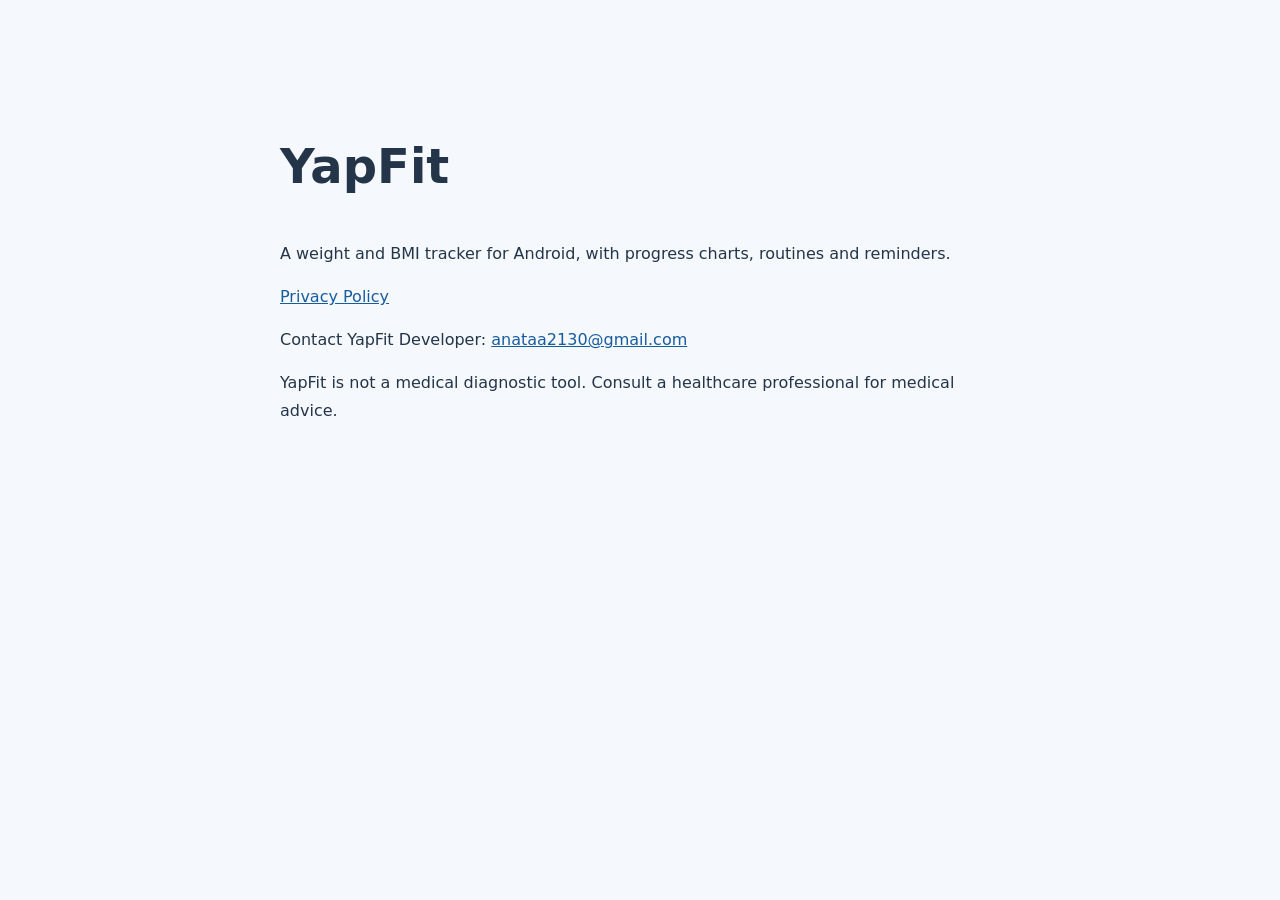
<file: index.html>
<!doctype html><html lang="en"><head><meta charset="utf-8"><meta name="viewport" content="width=device-width, initial-scale=1"><title>YapFit</title><style>body{font-family:system-ui,sans-serif;background:#f5f8fc;color:#24354a;line-height:1.7}main{max-width:720px;margin:70px auto;padding:24px}a{color:#185ca0}h1{font-size:3rem}</style></head><body><main><h1>YapFit</h1><p>A weight and BMI tracker for Android, with progress charts, routines and reminders.</p><p><a href="privacy-policy.html">Privacy Policy</a></p><p>Contact YapFit Developer: <a href="mailto:anataa2130@gmail.com">anataa2130@gmail.com</a></p><p>YapFit is not a medical diagnostic tool. Consult a healthcare professional for medical advice.</p></main></body></html>
</file>
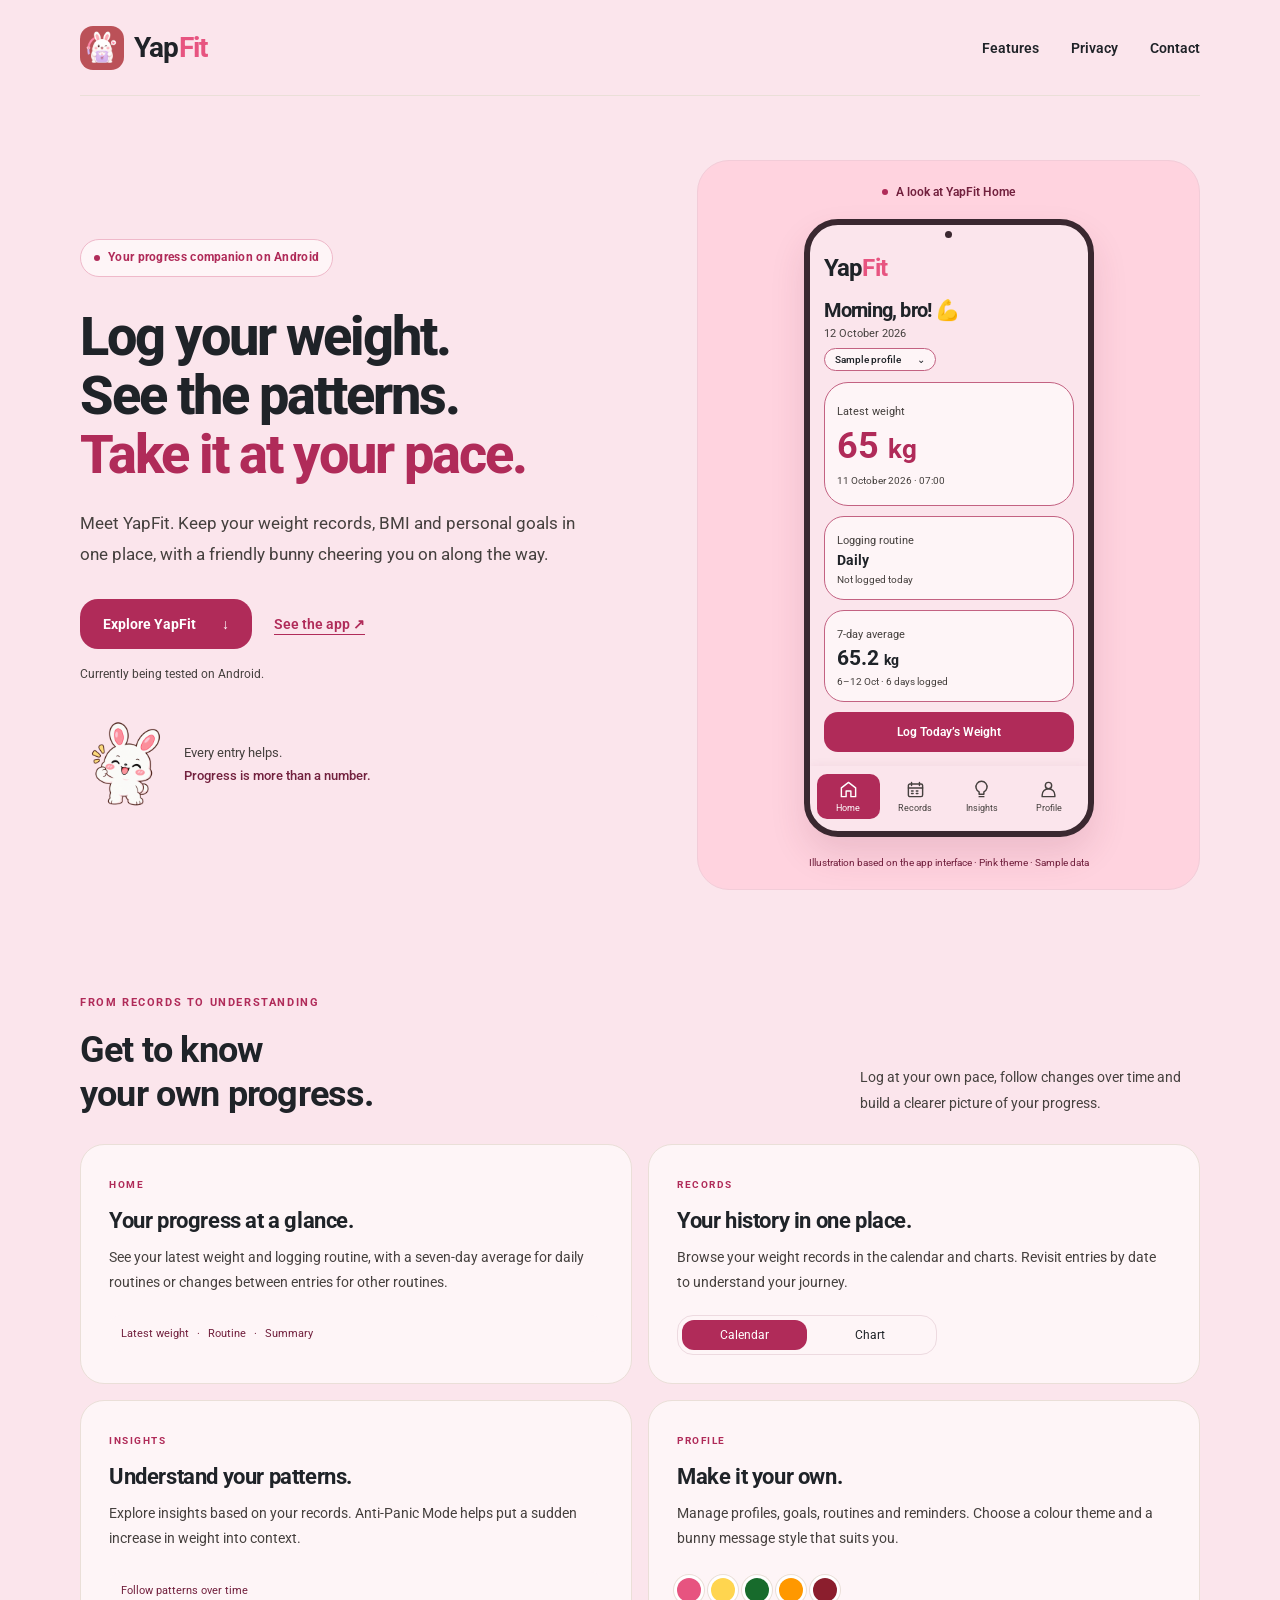
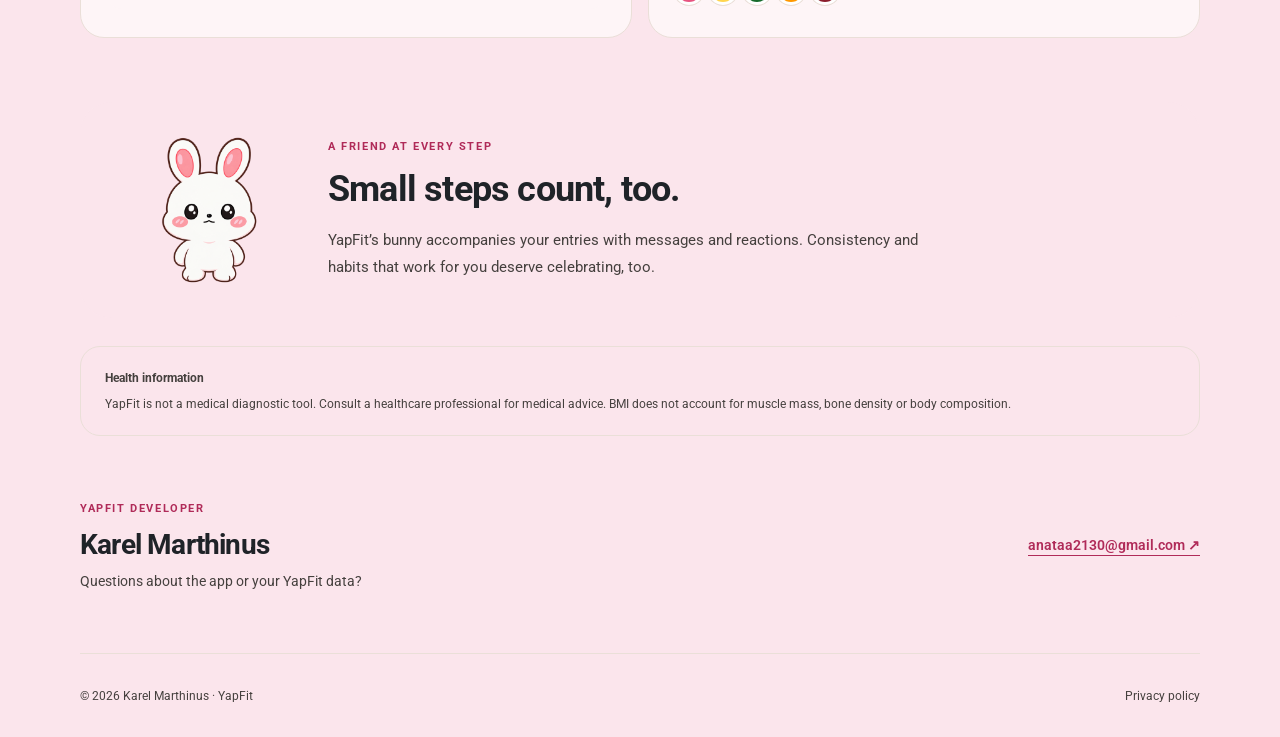
<file: yapfit/index.html>
<!doctype html>
<html lang="en-GB">
<head>
  <meta charset="utf-8">
  <meta name="viewport" content="width=device-width, initial-scale=1">
  <meta name="theme-color" content="#fbe5ec">
  <meta name="description" content="YapFit, your weight-tracking companion with a friendly bunny mascot. Follow your records, seven-day average, BMI and goals at your own pace.">
  <title>YapFit · Your progress companion</title>
  <link rel="icon" href="assets/app-icon.png">
  <link rel="stylesheet" href="style.css">
</head>
<body>
  <a class="skip-link" href="#utama">Skip to content</a>
  <header class="topbar wrap">
    <a class="brand" href="./" aria-label="YapFit home"><img src="assets/app-icon.png" width="44" height="44" alt=""><span>Yap<span class="fit">Fit</span></span></a>
    <nav aria-label="Main navigation"><a href="#fitur">Features</a><a href="privacy.html">Privacy</a><a href="#kontak">Contact</a></nav>
  </header>
  <main id="utama">
    <section class="hero wrap" aria-labelledby="hero-title">
      <div class="hero-copy">
        <span class="eyebrow pill"><span class="status-dot"></span> Your progress companion on Android</span>
        <h1 id="hero-title">Log your weight.<br>See the patterns.<br><span>Take it at your pace.</span></h1>
        <p class="lead">Meet YapFit. Keep your weight records, BMI and personal goals in one place, with a friendly bunny cheering you on along the way.</p>
        <div class="hero-actions"><a class="button" href="#fitur">Explore YapFit <span aria-hidden="true">↓</span></a><a class="text-link" href="#tampilan">See the app <span aria-hidden="true">↗</span></a></div>
        <p class="status">Currently being tested on Android.</p>
        <div class="bunny-note"><img src="assets/bunny_pose_happy.webp" alt="YapFit’s smiling bunny mascot" width="92" height="92"><p>Every entry helps.<br><strong>Progress is more than a number.</strong></p></div>
      </div>
      <figure class="app-preview" id="tampilan">
        <div class="preview-label"><span class="status-dot"></span> A look at YapFit Home</div>
        <div class="phone" aria-label="Illustration of YapFit Home in the pink theme with sample data">
          <div class="phone-camera" aria-hidden="true"></div>
          <div class="app-content">
            <div class="app-wordmark">Yap<span class="fit">Fit</span></div>
            <h2 class="app-greeting">Morning, bro! 💪</h2>
            <p class="app-date">12 October 2026</p>
            <div class="profile-chip">Sample profile <span aria-hidden="true">⌄</span></div>
            <div class="app-card weight-card"><span>Latest weight</span><strong>65 <small>kg</small></strong><p>11 October 2026 · 07:00</p></div>
            <div class="app-card routine-card"><span>Logging routine</span><strong>Daily</strong><p>Not logged today</p></div>
            <div class="app-card average-card"><span>7-day average</span><strong>65.2 <small>kg</small></strong><p>6–12 Oct · 6 days logged</p></div>
            <div class="app-cta">Log Today’s Weight</div>
          </div>
          <div class="app-nav" aria-hidden="true">
            <span class="selected"><svg viewBox="0 0 24 24"><path d="m3 10 9-7 9 7v11h-6v-7H9v7H3Z"/></svg>Home</span>
            <span><svg viewBox="0 0 24 24"><rect x="3" y="5" width="18" height="16" rx="2"/><path d="M7 3v4m10-4v4M3 10h18m-14 4h2m4 0h2m-8 3h2m4 0h2"/></svg>Records</span>
            <span><svg viewBox="0 0 24 24"><path d="M9 18v-3a7 7 0 1 1 6 0v3ZM9 21h6"/></svg>Insights</span>
            <span><svg viewBox="0 0 24 24"><circle cx="12" cy="7" r="4"/><path d="M4 21v-2a8 8 0 0 1 16 0v2Z"/></svg>Profile</span>
          </div>
        </div>
        <figcaption>Illustration based on the app interface · Pink theme · Sample data</figcaption>
      </figure>
    </section>
    <section class="features wrap" id="fitur" aria-labelledby="features-title">
      <div class="section-heading"><div><p class="eyebrow">FROM RECORDS TO UNDERSTANDING</p><h2 id="features-title">Get to know<br>your own progress.</h2></div><p>Log at your own pace, follow changes over time and build a clearer picture of your progress.</p></div>
      <div class="feature-grid">
        <article class="feature-card"><span class="feature-label">HOME</span><h3>Your progress at a glance.</h3><p>See your latest weight and logging routine, with a seven-day average for daily routines or changes between entries for other routines.</p><div class="detail-chip">Latest weight <span>·</span> Routine <span>·</span> Summary</div></article>
        <article class="feature-card"><span class="feature-label">RECORDS</span><h3>Your history in one place.</h3><p>Browse your weight records in the calendar and charts. Revisit entries by date to understand your journey.</p><div class="mini-segments" aria-hidden="true"><span>Calendar</span><span>Chart</span></div></article>
        <article class="feature-card"><span class="feature-label">INSIGHTS</span><h3>Understand your patterns.</h3><p>Explore insights based on your records. Anti-Panic Mode helps put a sudden increase in weight into context.</p><div class="detail-chip">Follow patterns over time</div></article>
        <article class="feature-card"><span class="feature-label">PROFILE</span><h3>Make it your own.</h3><p>Manage profiles, goals, routines and reminders. Choose a colour theme and a bunny message style that suits you.</p><div class="swatches" aria-label="Manual colour choices: pink, yellow, green, orange and red"><span style="--swatch:#e75480"></span><span style="--swatch:#ffd54f"></span><span style="--swatch:#176b2c"></span><span style="--swatch:#ff9800"></span><span style="--swatch:#8b1e2d"></span></div></article>
      </div>
    </section>
    <section class="companion wrap" aria-labelledby="companion-title"><img src="assets/bunny_pose_calm.webp" alt="YapFit’s bunny mascot looking calm" width="180" height="180" loading="lazy"><div><p class="eyebrow">A FRIEND AT EVERY STEP</p><h2 id="companion-title">Small steps count, too.</h2><p>YapFit’s bunny accompanies your entries with messages and reactions. Consistency and habits that work for you deserve celebrating, too.</p></div></section>
    <aside class="health-note wrap"><strong>Health information</strong><p>YapFit is not a medical diagnostic tool. Consult a healthcare professional for medical advice. BMI does not account for muscle mass, bone density or body composition.</p></aside>
    <section class="contact wrap" id="kontak"><div><p class="eyebrow">YAPFIT DEVELOPER</p><h2>Karel Marthinus</h2><p>Questions about the app or your YapFit data?</p></div><a class="text-link" href="mailto:anataa2130@gmail.com">anataa2130@gmail.com <span aria-hidden="true">↗</span></a></section>
  </main>
  <footer class="wrap"><span>© 2026 Karel Marthinus · YapFit</span><a href="privacy.html">Privacy policy</a></footer>
</body>
</html>
</file>
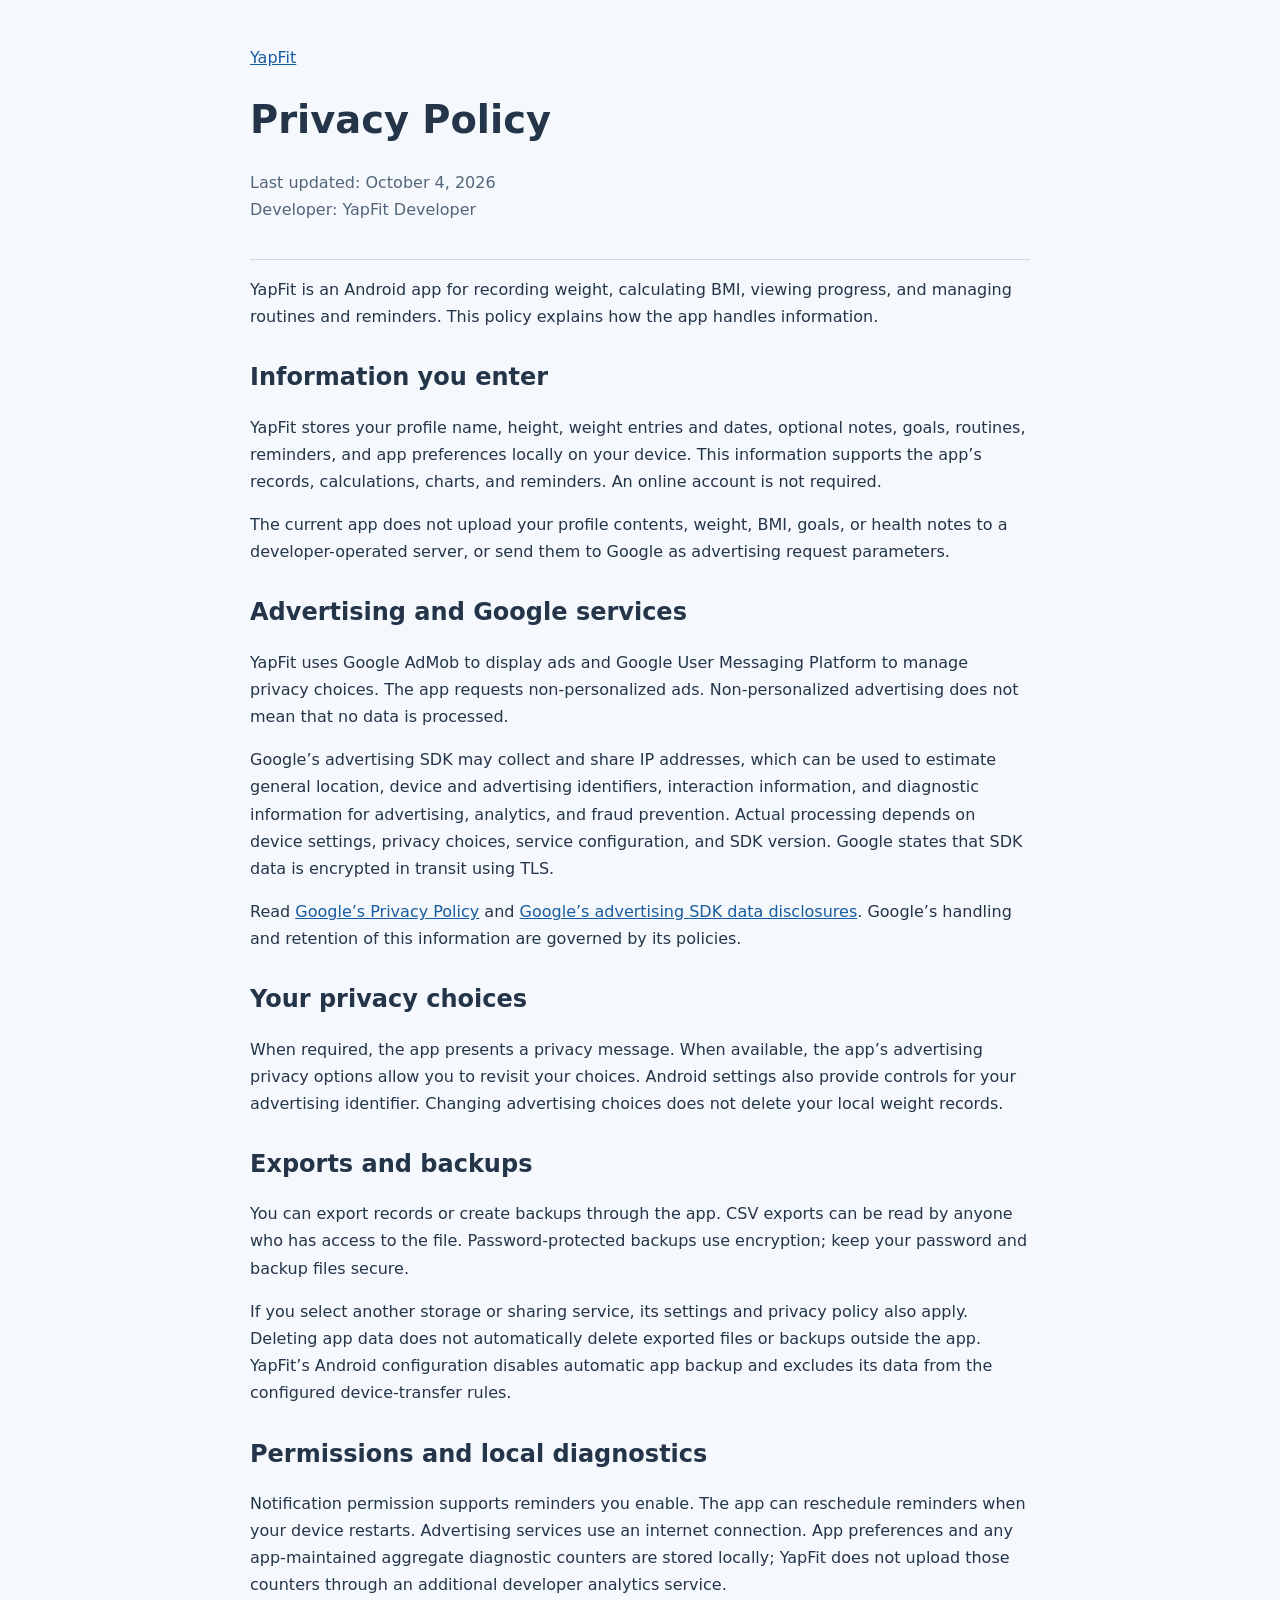
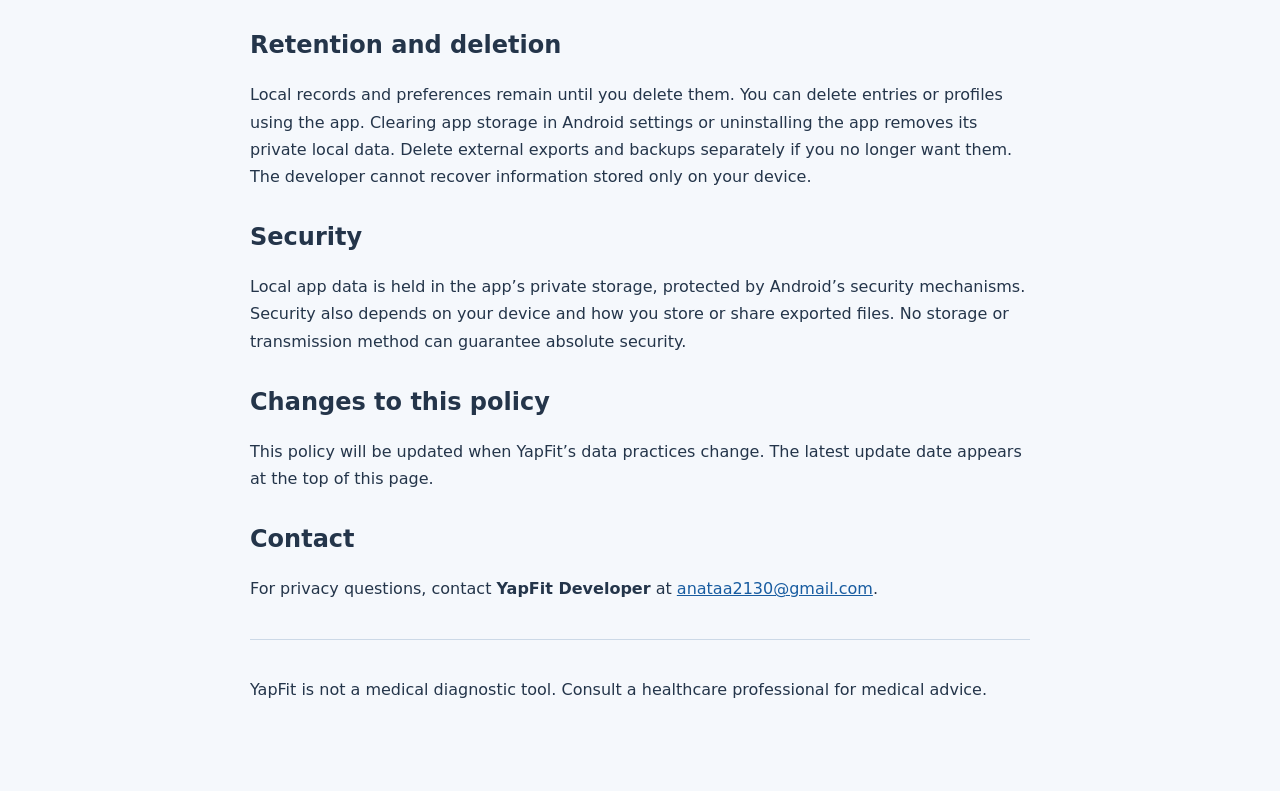
<file: privacy-policy.html>
<!doctype html>
<html lang="en"><head><meta charset="utf-8"><meta name="viewport" content="width=device-width, initial-scale=1"><title>Privacy Policy — YapFit</title><meta name="description" content="How YapFit handles your data, local records, advertising and privacy choices."><style>body{font-family:system-ui,sans-serif;line-height:1.7;color:#24354a;background:#f5f8fc;margin:0}main{max-width:780px;margin:auto;padding:44px 24px 72px}a{color:#185ca0}h1{font-size:2.4rem;line-height:1.2}h2{margin-top:2rem;line-height:1.3}header{border-bottom:1px solid #ccd9e7;padding-bottom:20px}.muted{color:#52657a}footer{border-top:1px solid #ccd9e7;margin-top:36px;padding-top:20px}</style></head><body><main>
<header><a href="./">YapFit</a><h1>Privacy Policy</h1><p class="muted">Last updated: October 4, 2026<br>Developer: YapFit Developer</p></header>
<p>YapFit is an Android app for recording weight, calculating BMI, viewing progress, and managing routines and reminders. This policy explains how the app handles information.</p>
<h2>Information you enter</h2>
<p>YapFit stores your profile name, height, weight entries and dates, optional notes, goals, routines, reminders, and app preferences locally on your device. This information supports the app’s records, calculations, charts, and reminders. An online account is not required.</p>
<p>The current app does not upload your profile contents, weight, BMI, goals, or health notes to a developer-operated server, or send them to Google as advertising request parameters.</p>
<h2>Advertising and Google services</h2>
<p>YapFit uses Google AdMob to display ads and Google User Messaging Platform to manage privacy choices. The app requests non-personalized ads. Non-personalized advertising does not mean that no data is processed.</p>
<p>Google’s advertising SDK may collect and share IP addresses, which can be used to estimate general location, device and advertising identifiers, interaction information, and diagnostic information for advertising, analytics, and fraud prevention. Actual processing depends on device settings, privacy choices, service configuration, and SDK version. Google states that SDK data is encrypted in transit using TLS.</p>
<p>Read <a href="https://policies.google.com/privacy">Google’s Privacy Policy</a> and <a href="https://developers.google.com/admob/android/next-gen/privacy/play-data-disclosure">Google’s advertising SDK data disclosures</a>. Google’s handling and retention of this information are governed by its policies.</p>
<h2>Your privacy choices</h2>
<p>When required, the app presents a privacy message. When available, the app’s advertising privacy options allow you to revisit your choices. Android settings also provide controls for your advertising identifier. Changing advertising choices does not delete your local weight records.</p>
<h2>Exports and backups</h2>
<p>You can export records or create backups through the app. CSV exports can be read by anyone who has access to the file. Password-protected backups use encryption; keep your password and backup files secure.</p>
<p>If you select another storage or sharing service, its settings and privacy policy also apply. Deleting app data does not automatically delete exported files or backups outside the app. YapFit’s Android configuration disables automatic app backup and excludes its data from the configured device-transfer rules.</p>
<h2>Permissions and local diagnostics</h2>
<p>Notification permission supports reminders you enable. The app can reschedule reminders when your device restarts. Advertising services use an internet connection. App preferences and any app-maintained aggregate diagnostic counters are stored locally; YapFit does not upload those counters through an additional developer analytics service.</p>
<h2>Retention and deletion</h2>
<p>Local records and preferences remain until you delete them. You can delete entries or profiles using the app. Clearing app storage in Android settings or uninstalling the app removes its private local data. Delete external exports and backups separately if you no longer want them. The developer cannot recover information stored only on your device.</p>
<h2>Security</h2>
<p>Local app data is held in the app’s private storage, protected by Android’s security mechanisms. Security also depends on your device and how you store or share exported files. No storage or transmission method can guarantee absolute security.</p>
<h2>Changes to this policy</h2>
<p>This policy will be updated when YapFit’s data practices change. The latest update date appears at the top of this page.</p>
<h2>Contact</h2>
<p>For privacy questions, contact <strong>YapFit Developer</strong> at <a href="mailto:anataa2130@gmail.com">anataa2130@gmail.com</a>.</p>
<footer><p>YapFit is not a medical diagnostic tool. Consult a healthcare professional for medical advice.</p></footer>
</main></body></html>
</file>
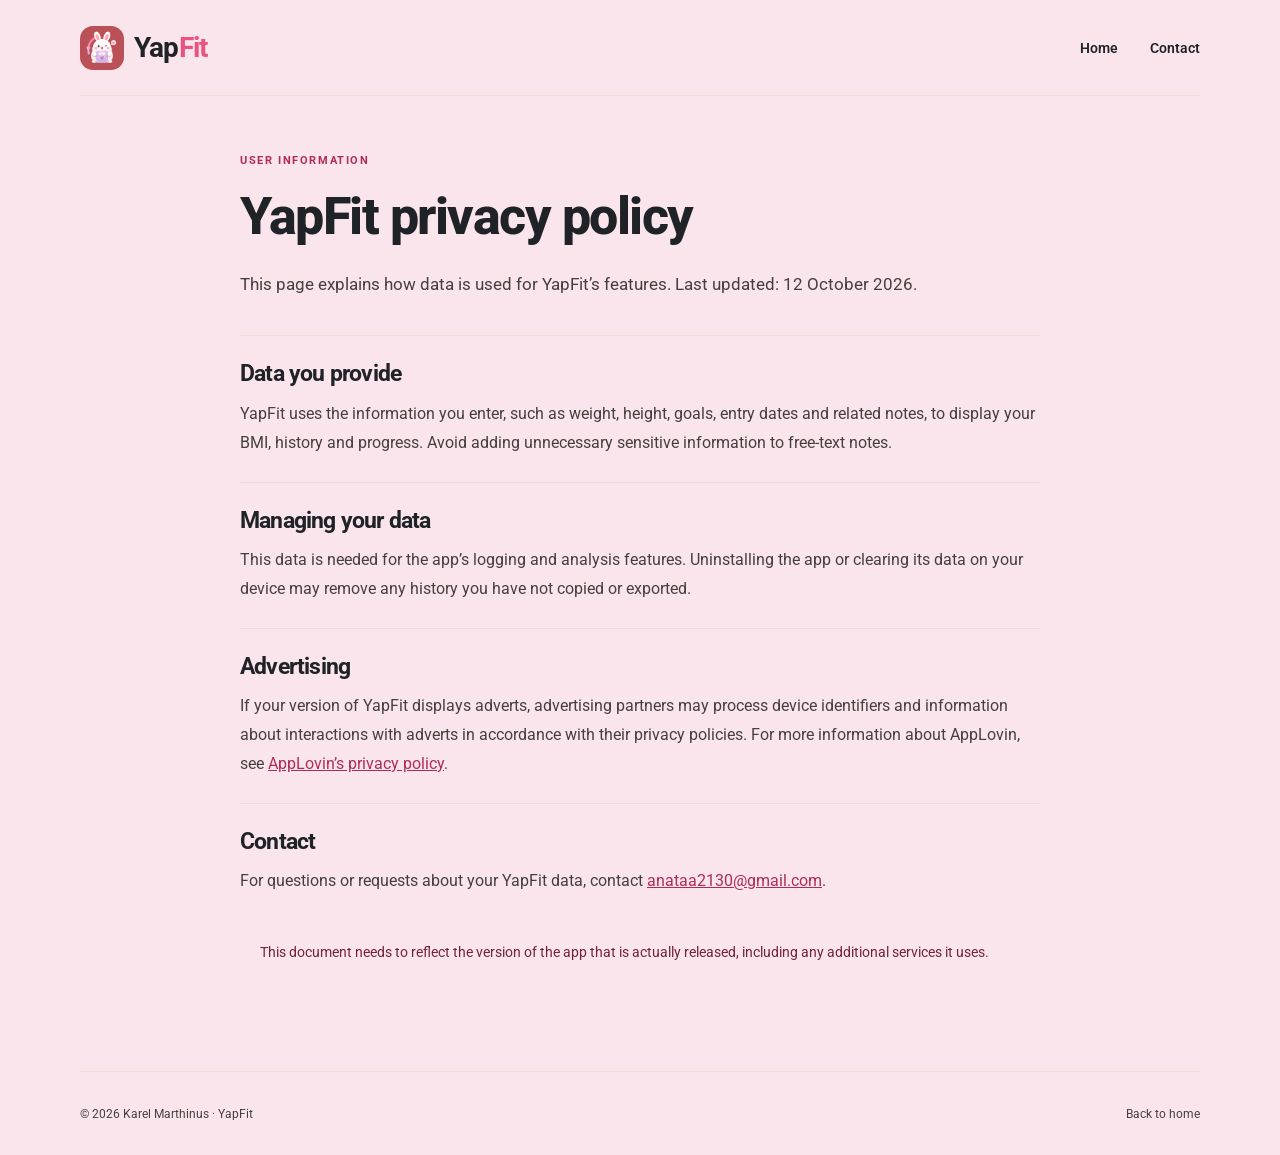
<file: yapfit/privacy.html>
<!doctype html>
<html lang="en-GB">
<head><meta charset="utf-8"><meta name="viewport" content="width=device-width, initial-scale=1"><meta name="theme-color" content="#fbe5ec"><meta name="description" content="Privacy information for YapFit."><title>Privacy · YapFit</title><link rel="icon" href="assets/app-icon.png"><link rel="stylesheet" href="style.css"></head>
<body>
  <header class="topbar wrap"><a class="brand" href="./"><img src="assets/app-icon.png" width="44" height="44" alt=""><span>Yap<span class="fit">Fit</span></span></a><nav aria-label="Main navigation"><a href="./">Home</a><a href="mailto:anataa2130@gmail.com">Contact</a></nav></header>
  <main class="policy wrap"><p class="eyebrow">USER INFORMATION</p><h1>YapFit privacy policy</h1><p class="lead">This page explains how data is used for YapFit’s features. Last updated: 12 October 2026.</p>
  <section><h2>Data you provide</h2><p>YapFit uses the information you enter, such as weight, height, goals, entry dates and related notes, to display your BMI, history and progress. Avoid adding unnecessary sensitive information to free-text notes.</p></section>
  <section><h2>Managing your data</h2><p>This data is needed for the app’s logging and analysis features. Uninstalling the app or clearing its data on your device may remove any history you have not copied or exported.</p></section>
  <section><h2>Advertising</h2><p>If your version of YapFit displays adverts, advertising partners may process device identifiers and information about interactions with adverts in accordance with their privacy policies. For more information about AppLovin, see <a href="https://www.applovin.com/privacy/" rel="noopener noreferrer">AppLovin’s privacy policy</a>.</p></section>
  <section><h2>Contact</h2><p>For questions or requests about your YapFit data, contact <a href="mailto:anataa2130@gmail.com">anataa2130@gmail.com</a>.</p></section>
  <p class="policy-note">This document needs to reflect the version of the app that is actually released, including any additional services it uses.</p>
  </main><footer class="wrap"><span>© 2026 Karel Marthinus · YapFit</span><a href="./">Back to home</a></footer>
</body></html>
</file>
<file: yapfit/style.css>
@import url('https://fonts.googleapis.com/css2?family=Roboto:wght@400;500;600;700;800&display=swap');

:root {
  font-family: Roboto, Arial, sans-serif;
  color: #1f2328;
  background: #fbe5ec;
  --pink: #e75480;
  --accent: #b02b59;
  --background: #fbe5ec;
  --surface: #fef5f7;
  --text-secondary: #45403e;
  --border: #eadfd8;
}
* { box-sizing: border-box; }
html { scroll-behavior: smooth; scroll-padding-top: 24px; }
body { margin: 0; }
a { color: inherit; }
img { max-width: 100%; height: auto; }
h1, h2, h3, p { margin-top: 0; }
a:focus-visible { outline: 3px solid var(--accent); outline-offset: 5px; border-radius: 4px; }
.wrap { width: min(1120px, calc(100% - 64px)); margin-inline: auto; }
.skip-link { position: absolute; left: 20px; top: -100px; padding: 12px; background: white; z-index: 5; }
.skip-link:focus { top: 12px; }
.topbar { min-height: 96px; display: flex; align-items: center; justify-content: space-between; gap: 24px; border-bottom: 1px solid var(--border); }
.brand { text-decoration: none; font-size: 28px; font-weight: 700; letter-spacing: -.8px; display: flex; align-items: center; gap: 10px; }
.brand img { border-radius: 13px; }
.fit { color: var(--pink); }
.topbar nav { display: flex; gap: 32px; }
.topbar nav a { font-size: 14px; font-weight: 600; text-decoration: none; padding-block: 12px; }
.topbar nav a:hover, footer a:hover { color: var(--accent); text-decoration: underline; text-underline-offset: 5px; }
.hero { display: grid; grid-template-columns: 1.1fr 1fr; align-items: center; gap: 64px; padding-block: 64px 80px; }
.hero > * { min-width: 0; }
.eyebrow { font-size: 11px; letter-spacing: 1.6px; font-weight: 700; color: var(--accent); margin-bottom: 18px; line-height: 1.6; }
.pill { display: inline-flex; align-items: center; gap: 8px; padding: 8px 13px; border: 1px solid #efb9ca; border-radius: 28px; background: var(--surface); letter-spacing: .3px; font-size: 12px; }
.status-dot { width: 6px; height: 6px; border-radius: 50%; display: inline-block; background: var(--accent); flex-shrink: 0; }
h1 { font-size: clamp(38px, 4.2vw, 56px); line-height: 1.1; letter-spacing: -2px; font-weight: 800; margin: 12px 0 24px; }
h1 > span { color: var(--accent); }
.lead { font-size: 17px; line-height: 1.8; color: var(--text-secondary); max-width: 510px; }
.hero-actions { display: flex; flex-wrap: wrap; gap: 22px; align-items: center; margin-top: 30px; }
.button { display: inline-flex; gap: 26px; align-items: center; justify-content: center; background: var(--accent); color: white; border-radius: 18px; padding: 17px 23px; text-decoration: none; font-size: 14px; font-weight: 700; }
.button:hover { background: #8c2045; }
.text-link { font-size: 14px; font-weight: 600; text-underline-offset: 5px; color: var(--accent); }
.status { margin: 16px 0 0; font-size: 12px; line-height: 1.6; color: var(--text-secondary); }
.bunny-note { display: flex; align-items: center; gap: 12px; margin-top: 34px; }
.bunny-note img { width: 92px; flex-shrink: 0; }
.bunny-note p { font-size: 13px; line-height: 1.8; color: var(--text-secondary); margin: 0; }
.bunny-note strong { color: #72213e; font-weight: 500; }
.app-preview { margin: 0; background: #ffd3df; border: 1px solid #f2ccd8; border-radius: 32px; padding: 24px 26px 18px; display: flex; flex-direction: column; align-items: center; }
.preview-label { display: flex; align-items: center; gap: 8px; font-size: 12px; color: #72213e; font-weight: 600; margin-bottom: 20px; }
.phone { width: 290px; max-width: 100%; background: var(--background); border: 6px solid #3a2830; border-radius: 34px; padding-top: 17px; overflow: hidden; position: relative; box-shadow: 0 18px 35px #72213e20; }
.phone-camera { width: 7px; height: 7px; background: #3a2830; border-radius: 50%; position: absolute; top: 6px; left: calc(50% - 3.5px); }
.app-content { padding: 12px 14px 14px; }
.app-wordmark { font-size: 24px; line-height: 1.2; font-weight: 700; margin-bottom: 14px; letter-spacing: -.7px; }
.app-greeting { font-size: 20px; line-height: 1.3; margin: 0 0 4px; font-weight: 700; }
.app-date { font-size: 11px; margin: 0 0 8px; color: var(--text-secondary); }
.profile-chip { display: inline-flex; gap: 16px; border: 1px solid #c36282; border-radius: 16px; background: var(--surface); padding: 5px 10px; font-size: 10px; font-weight: 500; margin-bottom: 11px; }
.app-card { background: var(--surface); border: 1px solid #c36282; border-radius: 20px; padding: 12px; margin-bottom: 10px; }
.app-card > span { font-size: 11px; color: var(--text-secondary); }
.app-card strong { display: block; font-weight: 700; }
.app-card p { font-size: 10px; color: var(--text-secondary); line-height: 1.5; margin: 4px 0 0; }
.weight-card { border-radius: 24px; padding: 17px 12px; }
.weight-card strong { color: var(--accent); font-size: 36px; line-height: 1.25; margin-top: 5px; }
.weight-card small { font-size: 26px; }
.routine-card strong { font-size: 14px; margin-top: 4px; }
.average-card strong { font-size: 21px; margin-top: 4px; }
.average-card small { font-size: 14px; }
.app-cta { color: white; background: var(--accent); border-radius: 14px; text-align: center; font-size: 12px; font-weight: 600; padding: 13px 5px; }
.app-nav { display: grid; grid-template-columns: repeat(4, 1fr); padding: 8px 7px 12px; gap: 3px; box-shadow: 0 -2px 8px #72213e0b; }
.app-nav > span { display: flex; flex-direction: column; align-items: center; gap: 4px; font-size: 9px; color: var(--text-secondary); padding: 6px 2px; border-radius: 10px; }
.app-nav .selected { background: var(--accent); color: white; }
.app-nav svg { height: 19px; width: 19px; fill: none; stroke: currentColor; stroke-width: 1.8; stroke-linecap: round; stroke-linejoin: round; }
figcaption { text-align: center; font-size: 10px; line-height: 1.7; color: #72213e; margin-top: 17px; max-width: 310px; }
.features { padding-block: 24px 64px; }
.section-heading { display: flex; align-items: flex-end; justify-content: space-between; gap: 42px; margin-bottom: 28px; }
h2 { font-size: clamp(28px, 3vw, 36px); line-height: 1.2; letter-spacing: -.8px; margin-bottom: 0; }
.section-heading > p { max-width: 340px; color: var(--text-secondary); font-size: 14px; line-height: 1.8; margin: 0; }
.feature-grid { display: grid; grid-template-columns: repeat(2, 1fr); gap: 16px; }
.feature-card { background: var(--surface); border: 1px solid var(--border); border-radius: 24px; padding: 28px; }
.feature-label { color: var(--accent); font-size: 10px; font-weight: 700; letter-spacing: 1.5px; }
.feature-card h3 { font-size: 22px; letter-spacing: -.4px; margin: 16px 0 12px; }
.feature-card p { font-size: 14px; color: var(--text-secondary); line-height: 1.8; margin-bottom: 20px; }
.detail-chip { display: flex; flex-wrap: wrap; gap: 8px; font-size: 11px; color: #72213e; padding: 12px; background: var(--surface); border-radius: 12px; }
.mini-segments { display: flex; border: 1px solid #eddae0; border-radius: 16px; padding: 4px; max-width: 260px; }
.mini-segments span { width: 50%; padding: 8px; text-align: center; font-size: 12px; }
.mini-segments span:first-child { background: var(--accent); color: white; border-radius: 12px; }
.swatches { display: flex; gap: 10px; padding-block: 6px; }
.swatches span { display: block; width: 24px; height: 24px; border-radius: 50%; background: var(--swatch); box-shadow: 0 0 0 3px white, 0 0 0 4px var(--border); }
.companion { display: flex; align-items: center; gap: 40px; padding: 28px 48px; background: var(--background); border-radius: 32px; }
.companion > img { width: 160px; flex-shrink: 0; }
.companion p:last-child { max-width: 610px; line-height: 1.8; font-size: 15px; margin: 16px 0 0; color: var(--text-secondary); }
.companion .eyebrow { margin-bottom: 12px; }
.health-note { margin-top: 28px; padding: 20px 24px; border: 1px solid var(--border); border-radius: 20px; color: var(--text-secondary); }
.health-note strong { font-size: 12px; }
.health-note p { font-size: 12px; line-height: 1.8; margin: 8px 0 0; }
.health-note p[lang=en] { font-size: 11px; }
.contact { padding-block: 64px; display: flex; justify-content: space-between; align-items: center; gap: 24px; }
.contact .eyebrow { margin-bottom: 10px; }
.contact h2 { font-size: 28px; }
.contact p:last-child { color: var(--text-secondary); font-size: 14px; margin: 12px 0 0; }
.contact a { overflow-wrap: anywhere; }
footer { border-top: 1px solid var(--border); display: flex; align-items: center; justify-content: space-between; min-height: 84px; gap: 20px; font-size: 12px; color: var(--text-secondary); }
footer a { text-decoration: none; }
.policy { max-width: 800px; padding-block: 56px 72px; }
.policy h1 { font-size: clamp(36px, 5vw, 52px); letter-spacing: -1.5px; }
.policy .lead { max-width: none; margin-bottom: 36px; }
.policy section { padding-block: 24px; border-top: 1px solid var(--border); }
.policy h2 { font-size: 23px; margin-bottom: 12px; }
.policy section p { font-size: 16px; line-height: 1.8; color: var(--text-secondary); margin-bottom: 0; }
.policy section a { color: var(--accent); }
.policy-note { background: var(--background); border-radius: 20px; padding: 20px; font-size: 14px; line-height: 1.8; color: #72213e; }
@media (max-width: 960px) {
  .hero { gap: 32px; }
  .hero-actions { gap: 16px; }
  .app-preview { padding-inline: 16px; }
}
@media (max-width: 760px) {
  .wrap { width: min(560px, calc(100% - 36px)); }
  .topbar { min-height: 80px; gap: 12px; }
  .brand { font-size: 24px; gap: 7px; }
  .brand img { width: 36px; border-radius: 10px; }
  .topbar nav { gap: 18px; }
  .topbar nav a { font-size: 12px; }
  .hero { grid-template-columns: 1fr; padding-block: 40px 52px; gap: 30px; }
  h1 { font-size: clamp(36px, 8vw, 49px); letter-spacing: -1.3px; }
  .lead { font-size: 16px; }
  .bunny-note { margin-top: 20px; }
  .bunny-note img { width: 76px; }
  .app-preview { width: 100%; }
  .features { padding-block: 8px 40px; }
  .section-heading { display: block; }
  .section-heading > p { margin-top: 18px; max-width: none; }
  .feature-grid { grid-template-columns: 1fr; }
  .feature-card { padding: 24px; }
  .companion { gap: 16px; padding: 24px; flex-direction: column; text-align: center; }
  .companion > img { width: 120px; }
  .companion h2 { font-size: 28px; }
  .health-note { padding: 18px; }
  .contact { padding-block: 44px; display: block; }
  .contact > a { display: inline-block; margin-top: 22px; }
  footer { align-items: flex-start; flex-direction: column; justify-content: center; gap: 12px; padding-block: 24px; }
  .policy { padding-block: 36px 48px; }
}
@media (max-width: 360px) {
  .topbar nav { gap: 11px; }
  .brand img { width: 30px; }
  .brand { font-size: 22px; }
  .app-preview { padding-inline: 10px; }
  .hero-actions { align-items: flex-start; flex-direction: column; }
}
@media (prefers-reduced-motion: reduce) { html { scroll-behavior: auto; } }
</file>
